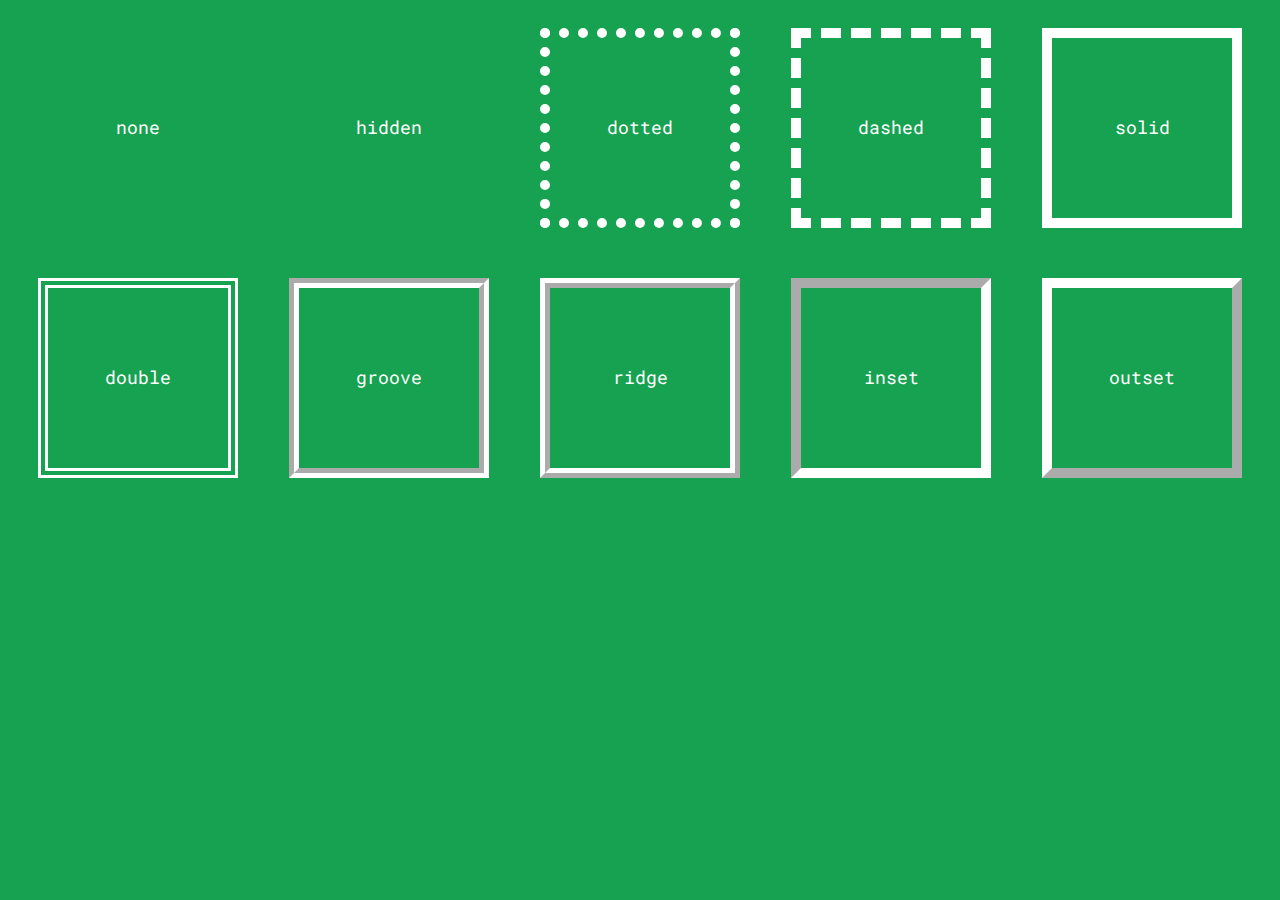
<file: border-style/index.html>
<!DOCTYPE html>
<html lang="en">
<head>
    <meta charset="UTF-8">
    <meta name="viewport" content="width=device-width, initial-scale=1.0">
    <link rel="stylesheet" href="style.css">
    <title>Border-Style</title>
</head>
<body>
    <div class="element element--none">none</div>
    <div class="element element--hidden">hidden</div>
    <div class="element element--dotted">dotted</div>
    <div class="element element--dashed">dashed</div>
    <div class="element element--solid">solid</div>
    <div class="element element--double">double</div>
    <div class="element element--groove">groove</div>
    <div class="element element--ridge">ridge</div>
    <div class="element element--inset">inset</div>
    <div class="element element--outset">outset</div>
    
</body>
</html>
</file>
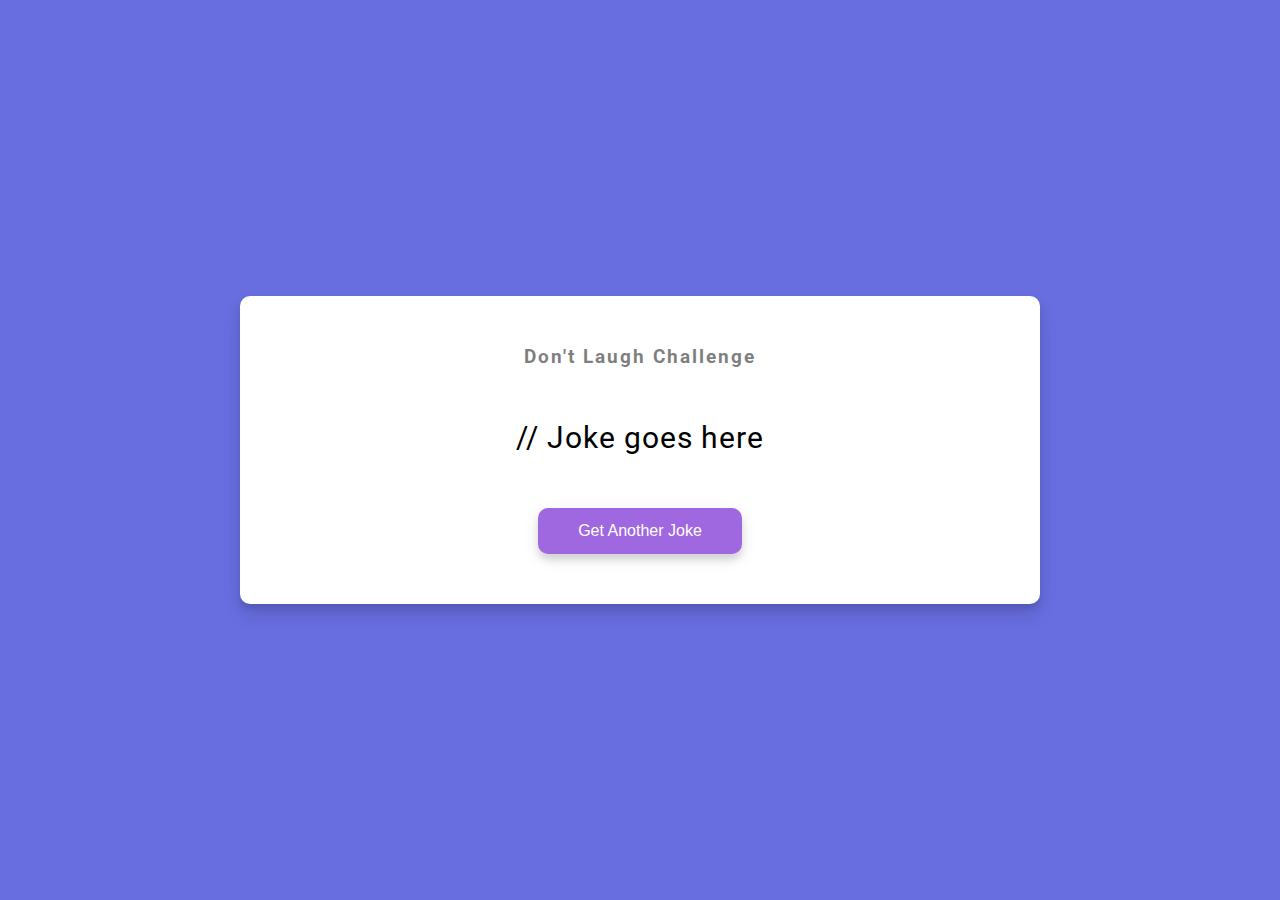
<file: dad-jokes/index.html>
<!DOCTYPE html>
<html lang="en">
  <head>
    <meta charset="UTF-8" />
    <meta name="viewport" content="width=device-width, initial-scale=1.0" />
    <link rel="stylesheet" href="style.css" />
    <title>Dad Jokes</title>
  </head>
  <body>
    <div class="container">
      <h3>Don't Laugh Challenge</h3>
      <div id="joke" class="joke">// Joke goes here</div>
      <button id="jokeBtn" class="btn">Get Another Joke</button>
    </div>

    <script src="script.js"></script>
  </body>
</html>
</file>
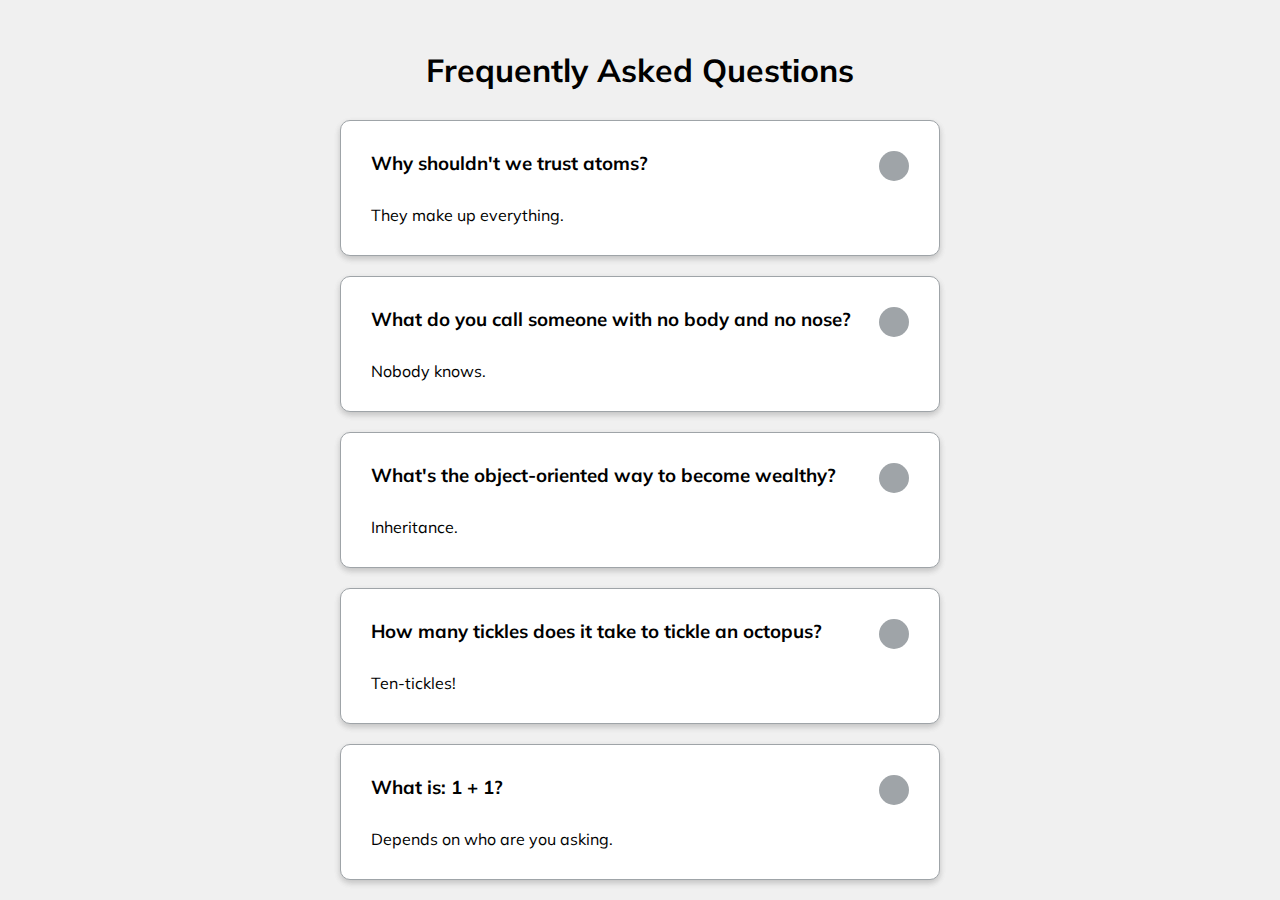
<file: faq-collapse/index.html>
<!DOCTYPE html>
<html lang="en">
  <head>
    <meta charset="UTF-8" />
    <meta name="viewport" content="width=device-width, initial-scale=1.0" />
    <link rel="stylesheet" href="style.css" />
    <link
      rel="stylesheet"
      href="https://cdnjs.cloudflare.com/ajax/libs/font-awesome/5.14.0/css/all.min.css"
      integrity="sha512-1PKOgIY59xJ8Co8+NE6FZ+LOAZKjy+KY8iq0G4B3CyeY6wYHN3yt9PW0XpSriVlkMXe40PTKnXrLnZ9+fkDaog=="
      crossorigin="anonymous"
    />
    <title>FAQ Collapse</title>
  </head>
  <body>
    <h1>Frequently Asked Questions</h1>
    <div class="faq-container">
      <div class="faq active">
        <h3 class="faq-title">Why shouldn't we trust atoms?</h3>
        <p class="faq-text">They make up everything.</p>

        <button class="faq-toggle">
        <i class="fas fa-chevron-down"></i>
        <i class="fas fa-times"></i>
        </button>
      </div>
    </div>

    <div class="faq-container">
      <div class="faq active">
        <h3 class="faq-title">What do you call someone with no body and no nose?</h3>
        <p class="faq-text">Nobody knows.</p>

        <button class="faq-toggle">
        <i class="fas fa-chevron-down"></i>
        <i class="fas fa-times"></i>
        </button>
      </div>
    </div>

    <div class="faq-container">
      <div class="faq active">
        <h3 class="faq-title">What's the object-oriented way to become wealthy?</h3>
        <p class="faq-text">Inheritance.</p>

        <button class="faq-toggle">
        <i class="fas fa-chevron-down"></i>
        <i class="fas fa-times"></i>
        </button>
      </div>
    </div>

    <div class="faq-container">
      <div class="faq active">
        <h3 class="faq-title">How many tickles does it take to tickle an octopus?</h3>
        <p class="faq-text">Ten-tickles!</p>

        <button class="faq-toggle">
        <i class="fas fa-chevron-down"></i>
        <i class="fas fa-times"></i>
        </button>
      </div>
    </div>

    <div class="faq-container">
      <div class="faq active">
        <h3 class="faq-title">What is: 1 + 1?</h3>
        <p class="faq-text">Depends on who are you asking.</p>

        <button class="faq-toggle">
        <i class="fas fa-chevron-down"></i>
        <i class="fas fa-times"></i>
        </button>
      </div>
    </div>

    <script src="script.js"></script>
  </body>
</html>
</file>
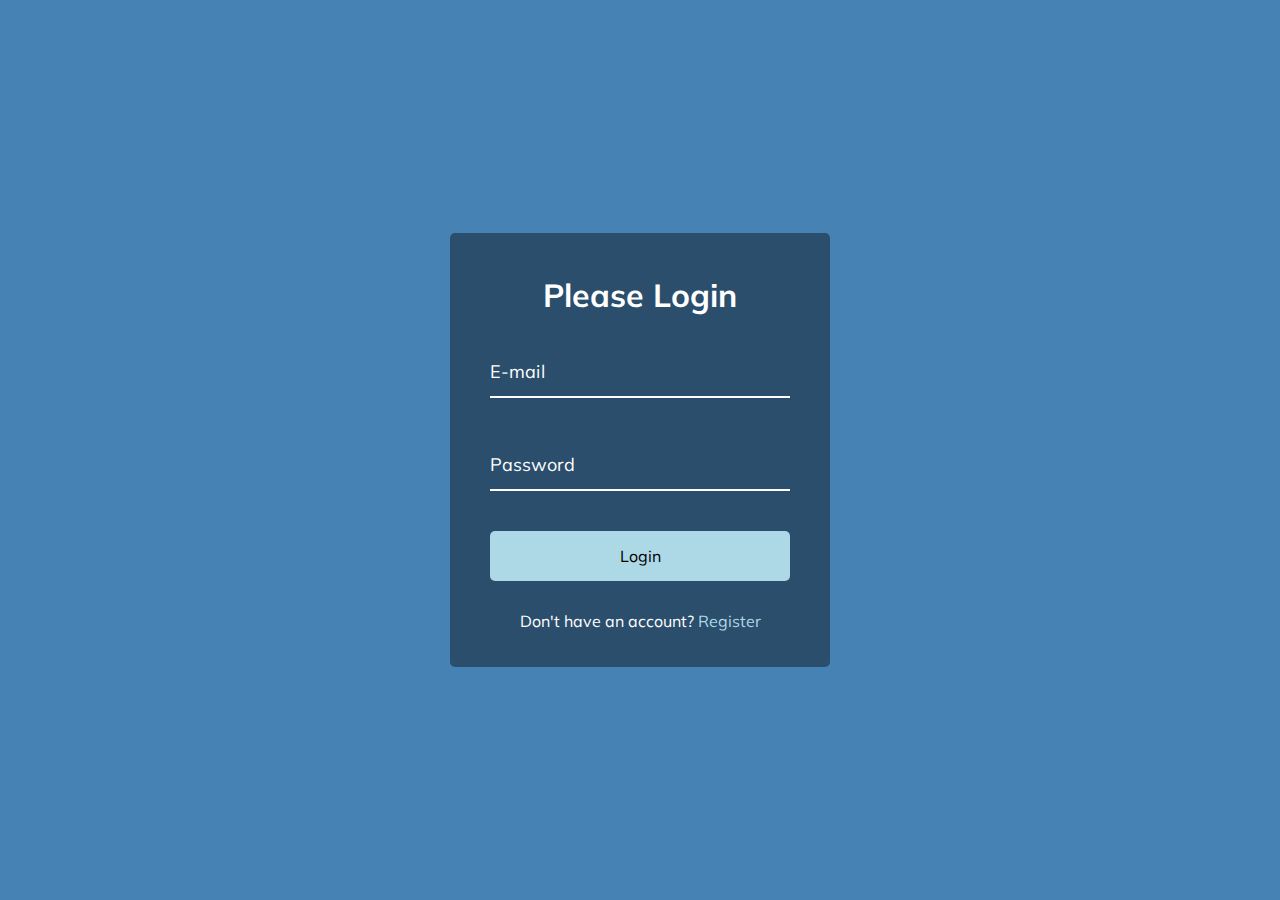
<file: form-wave-animation/index.html>
<!DOCTYPE html>
<html lang="en">
  <head>
    <meta charset="UTF-8" />
    <meta name="viewport" content="width=device-width, initial-scale=1.0" />
     <link rel="stylesheet" href="style.css" />
    <title>Form Input Wave</title>
  </head>
  <body>
    <div class="container">
      <h1>Please Login</h1>
      <form>
        <div class="form-control">
          <input type="text" required>
          <label>E-mail</label>
         <!--
          <label>
            <span style="transition-delay: 0ms;">E</span>
            <span style="transition-delay: 50ms;">m</span>
            <span style="transition-delay: 100ms;">a</span>
            <span style="transition-delay: 150ms;">i</span>
            <span style="transition-delay: 200ms;">l</span>
          </label>
         --> 
        </div>

        <div class="form-control">
          <input type="password" required>
          <label>Password</label>
        </div>

        <button class="btn">Login</button>

        <p class="text">Don't have an account? <a href="#">Register</a></p>
        
      </form>
    </div>

    <script src="script.js"></script>
  </body>
</html>
</file>
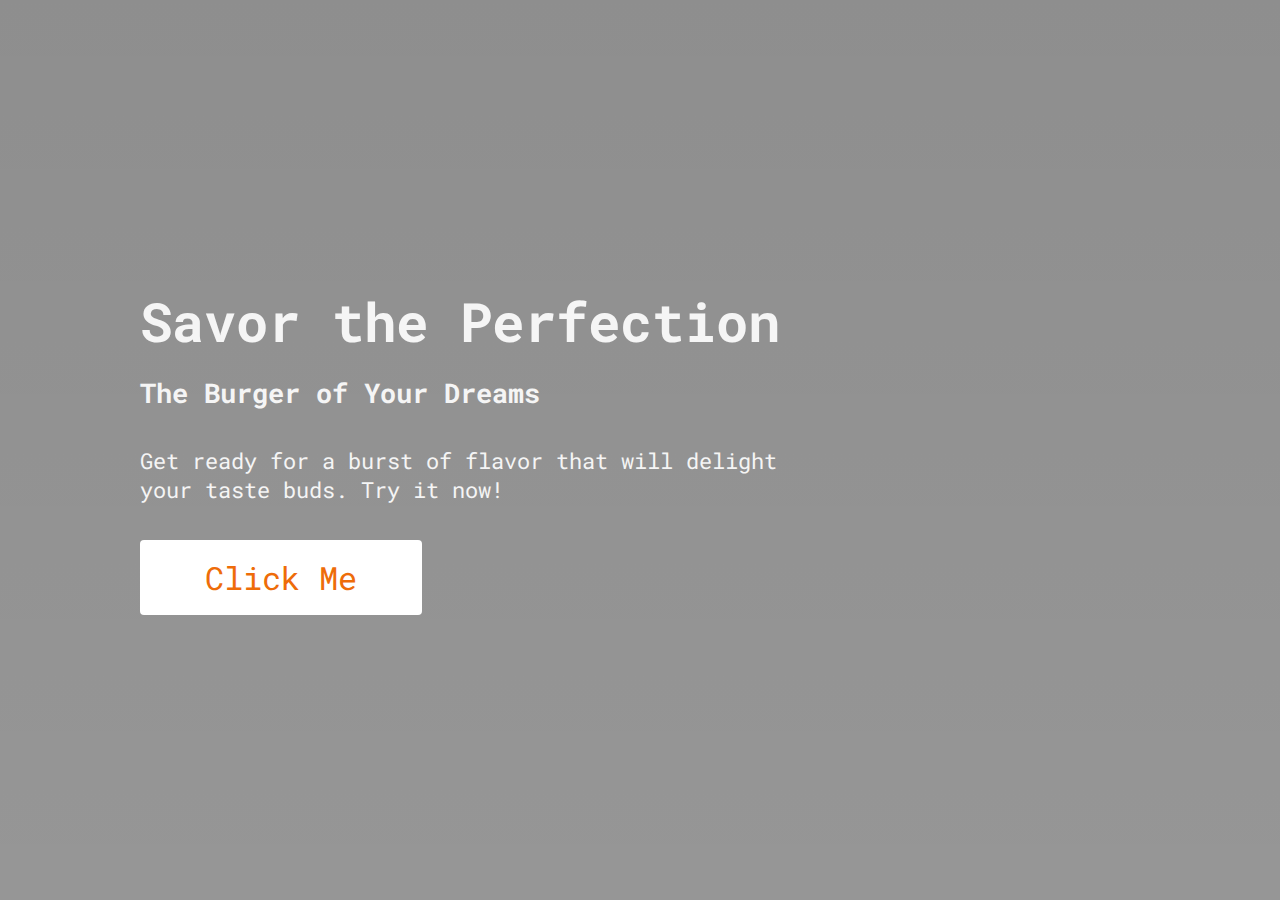
<file: hero-section/index.html>
<!DOCTYPE html>
<html lang="en">
<head>
    <meta charset="UTF-8">
    <meta name="viewport" content="width=device-width, initial-scale=1.0">
    <link rel="stylesheet" href="style.css">
    <title>Document</title>
</head>
<body>
    <section id="hero">
        <div class="container">
            <div class="info">
                <h1>Savor the Perfection</h1>
                <h2>The Burger of Your Dreams</h2>
                <p>Get ready for a burst of flavor that will delight your taste buds. Try it now!</p>
                <a href="#">Click Me</a>
            </div>
        </div>
    </section>
</body>
</html>
</file>
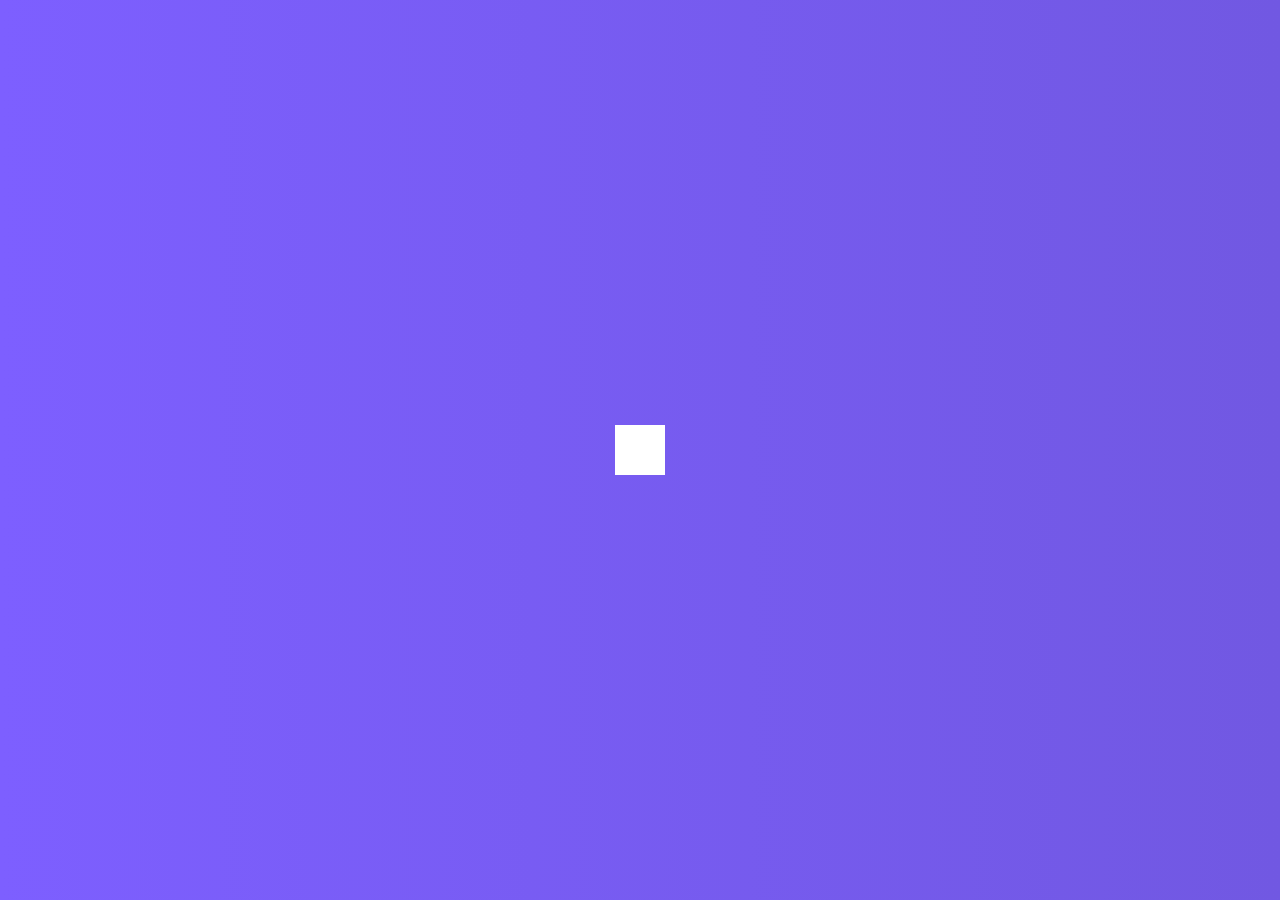
<file: hidden-search-widget/index.html>
<!DOCTYPE html>
<html lang="en">
  <head>
    <meta charset="UTF-8" />
    <meta name="viewport" content="width=device-width, initial-scale=1.0" />
    <link
      rel="stylesheet"
      href="https://cdnjs.cloudflare.com/ajax/libs/font-awesome/6.4.2/css/all.min.css"
      integrity="sha512-z3gLpd7yknf1YoNbCzqRKc4qyor8gaKU1qmn+CShxbuBusANI9QpRohGBreCFkKxLhei6S9CQXFEbbKuqLg0DA=="
      crossorigin="anonymous"
      referrerpolicy="no-referrer"
    />
    <link rel="stylesheet" href="style.css" />
    <title>Hidden Search</title>
  </head>
  <body>
    <div class="search">
      <input type="text" class="input" placeholder="Search">
      <button class="btn">
        <i class="fas fa-search"></i>
      </button>
    </div>

    <script src="script.js"></script>
  </body>
</html>
</file>
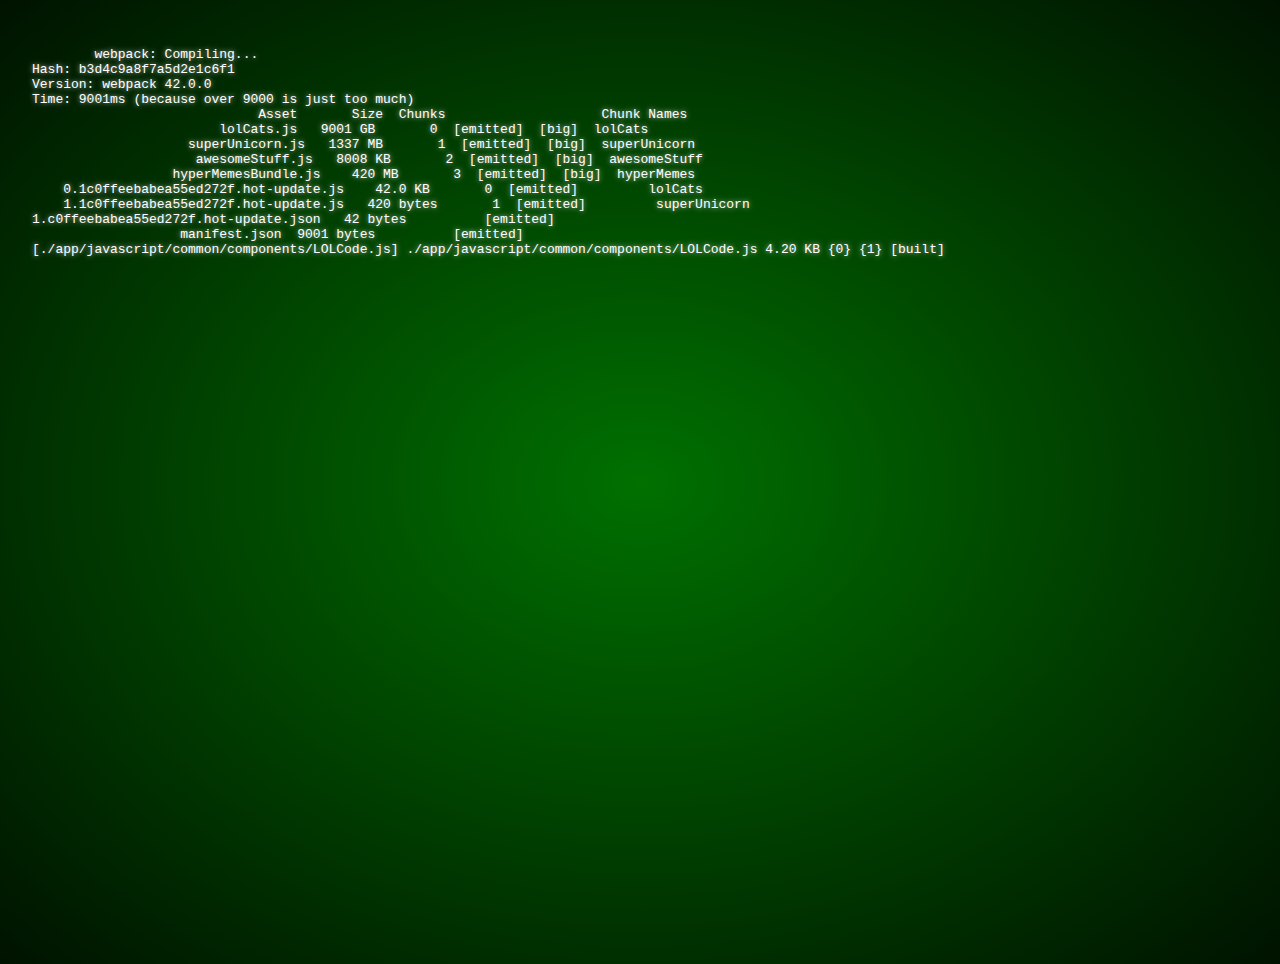
<file: pre-output/index.html>
<!DOCTYPE html>
<html lang="en">
<head>
    <meta charset="UTF-8">
    <meta name="viewport" content="width=device-width, initial-scale=1.0">
    <link rel="stylesheet" href="style.css">
    <title>HTML pre output</title>
</head>
<body>
    <pre><output>
        webpack: Compiling...
Hash: b3d4c9a8f7a5d2e1c6f1
Version: webpack 42.0.0
Time: 9001ms (because over 9000 is just too much)
                             Asset       Size  Chunks                    Chunk Names
                        lolCats.js   9001 GB       0  [emitted]  [big]  lolCats
                    superUnicorn.js   1337 MB       1  [emitted]  [big]  superUnicorn
                     awesomeStuff.js   8008 KB       2  [emitted]  [big]  awesomeStuff
                  hyperMemesBundle.js    420 MB       3  [emitted]  [big]  hyperMemes
    0.1c0ffeebabea55ed272f.hot-update.js    42.0 KB       0  [emitted]         lolCats
    1.1c0ffeebabea55ed272f.hot-update.js   420 bytes       1  [emitted]         superUnicorn
1.c0ffeebabea55ed272f.hot-update.json   42 bytes          [emitted]
                   manifest.json  9001 bytes          [emitted]
[./app/javascript/common/components/LOLCode.js] ./app/javascript/common/components/LOLCode.js 4.20 KB {0} {1} [built]

    </output></pre>
</body>
</html>
</file>
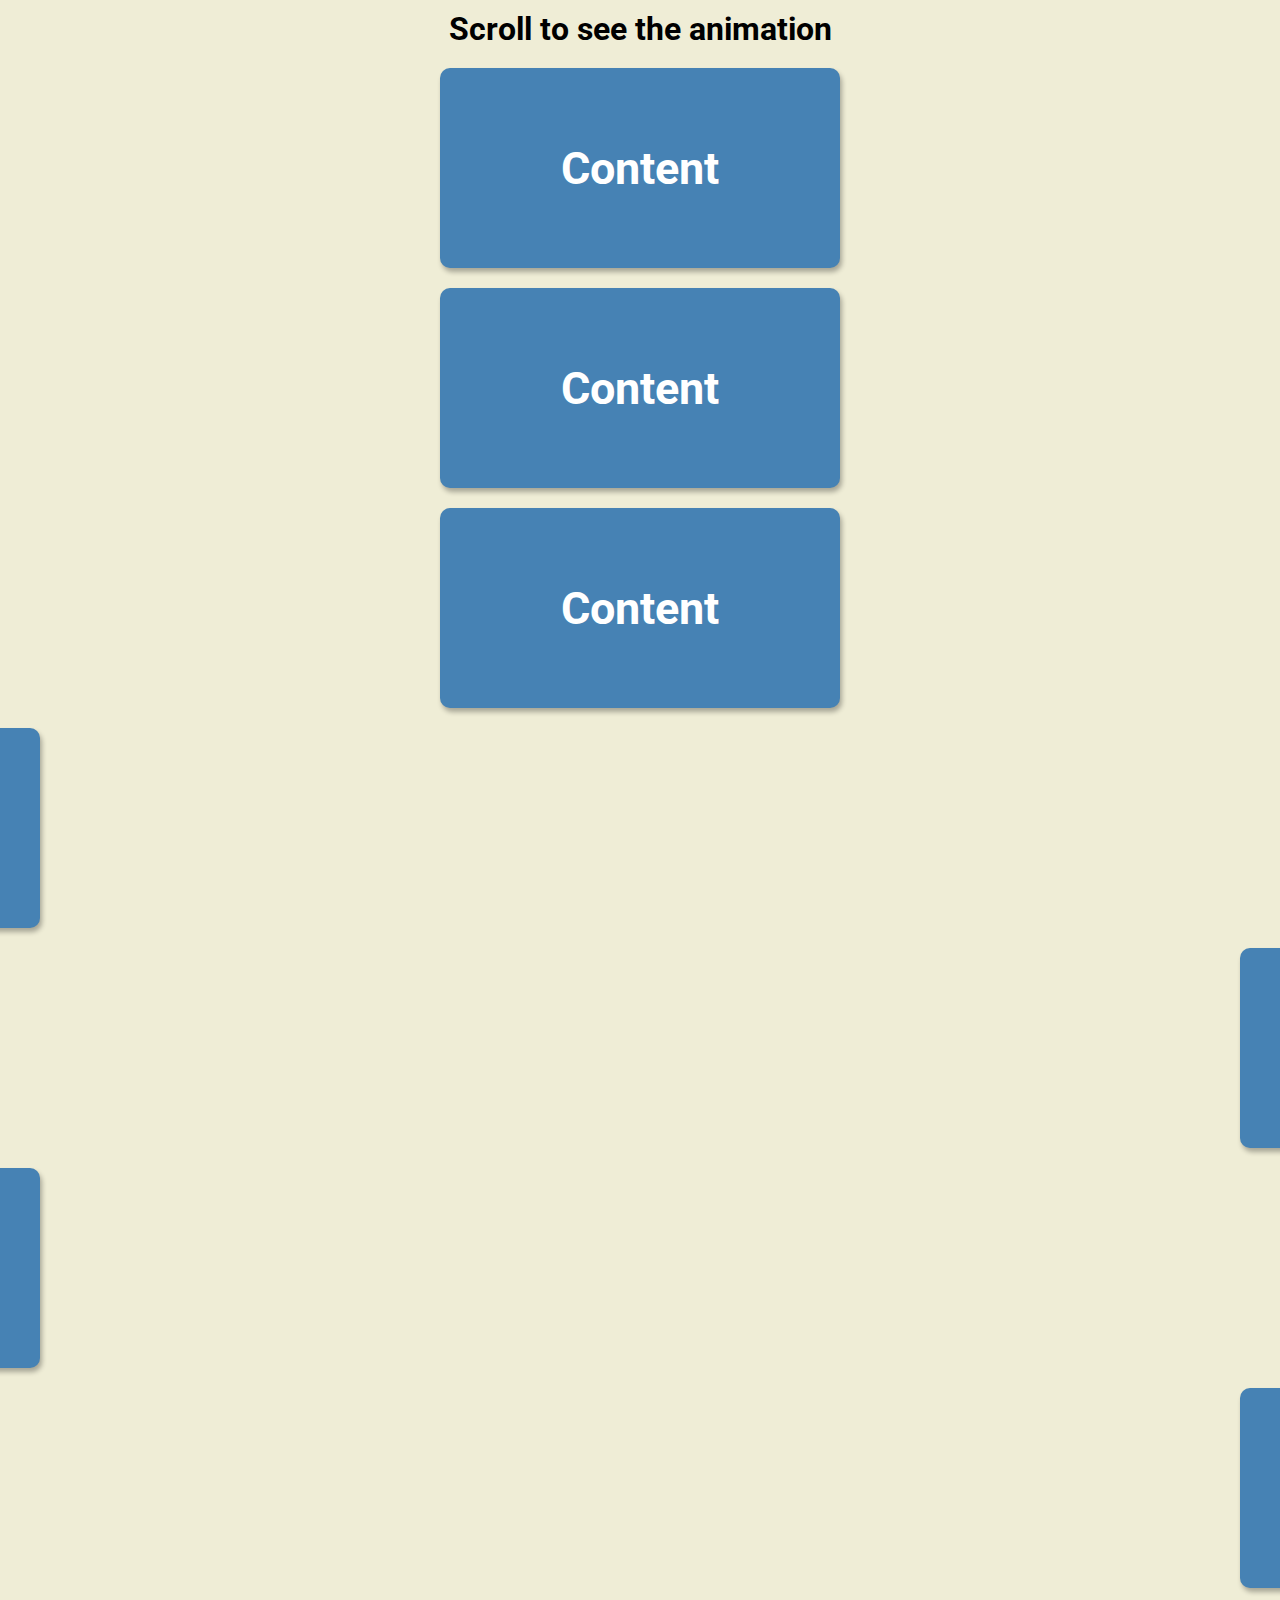
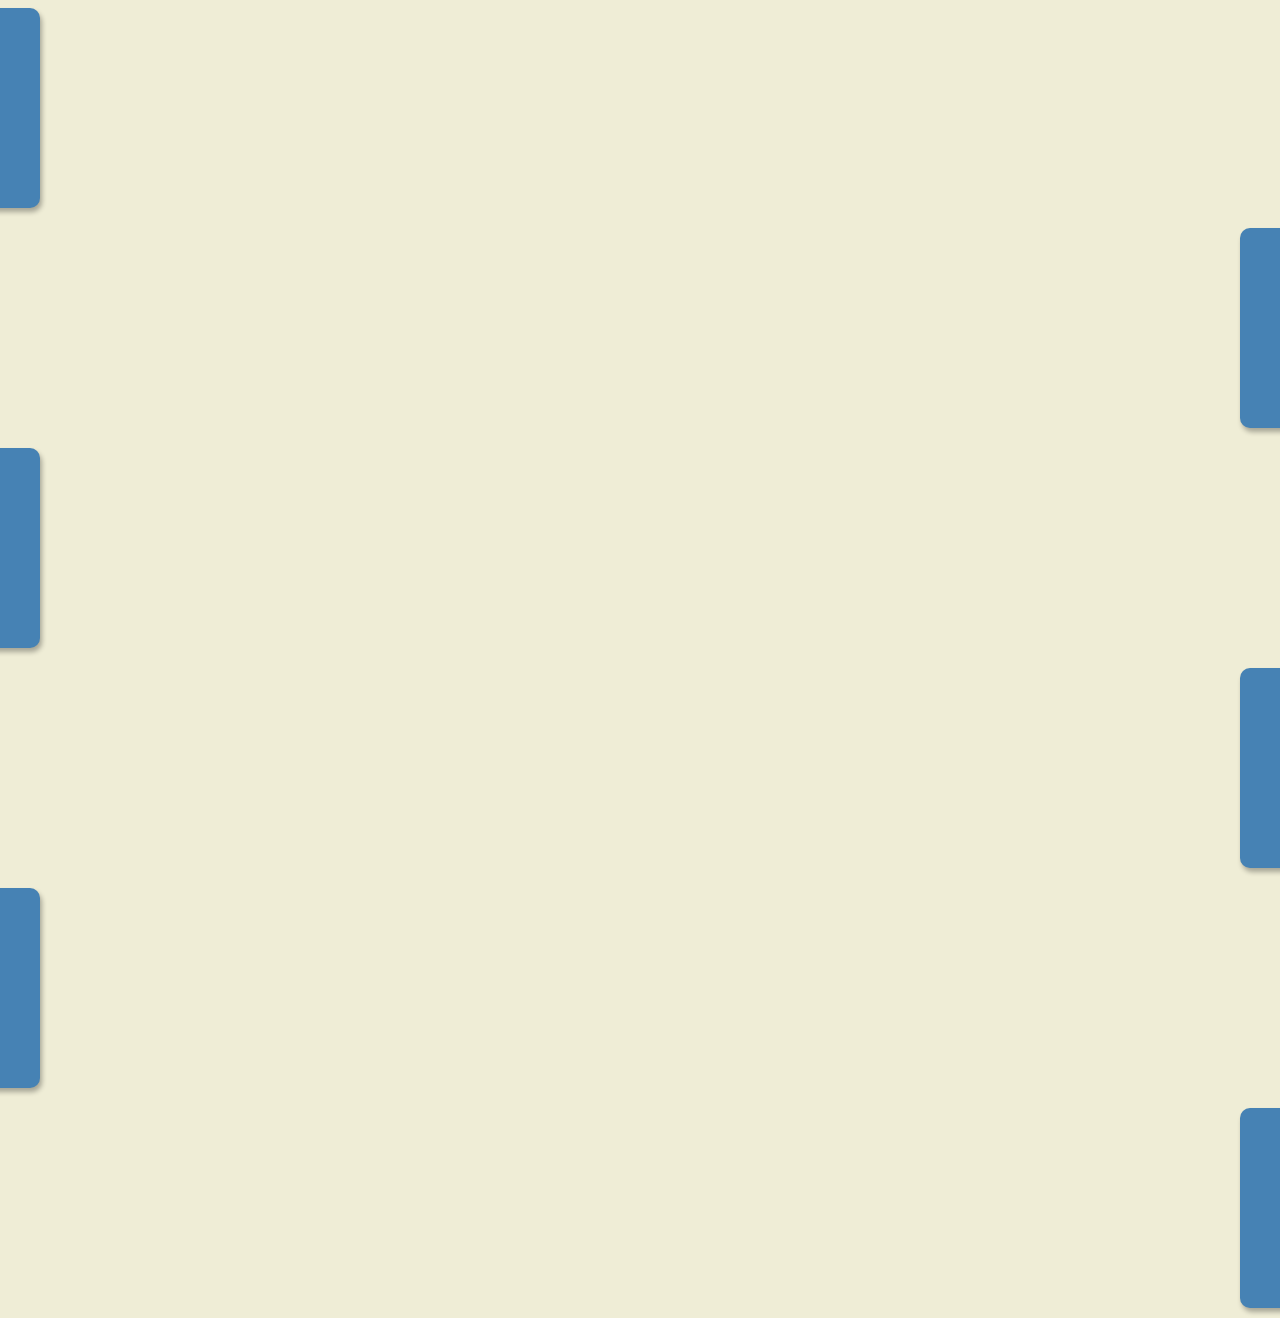
<file: scroll-animation/index.html>
<!DOCTYPE html>
<html lang="en">
  <head>
    <meta charset="UTF-8" />
    <meta name="viewport" content="width=device-width, initial-scale=1.0" />
     <link rel="stylesheet" href="style.css" />
    <title>Scroll Animation</title>
  </head>
  <body>
    <h1>Scroll to see the animation</h1>
    <div class="box"><h2>Content</h2></div>
    <div class="box"><h2>Content</h2></div>
    <div class="box"><h2>Content</h2></div>
    <div class="box"><h2>Content</h2></div>
    <div class="box"><h2>Content</h2></div>
    <div class="box"><h2>Content</h2></div>
    <div class="box"><h2>Content</h2></div>
    <div class="box"><h2>Content</h2></div>
    <div class="box"><h2>Content</h2></div>
    <div class="box"><h2>Content</h2></div>
    <div class="box"><h2>Content</h2></div>
    <div class="box"><h2>Content</h2></div>
    <div class="box"><h2>Content</h2></div>
    <script src="script.js"></script>
  </body>
</html>
</file>
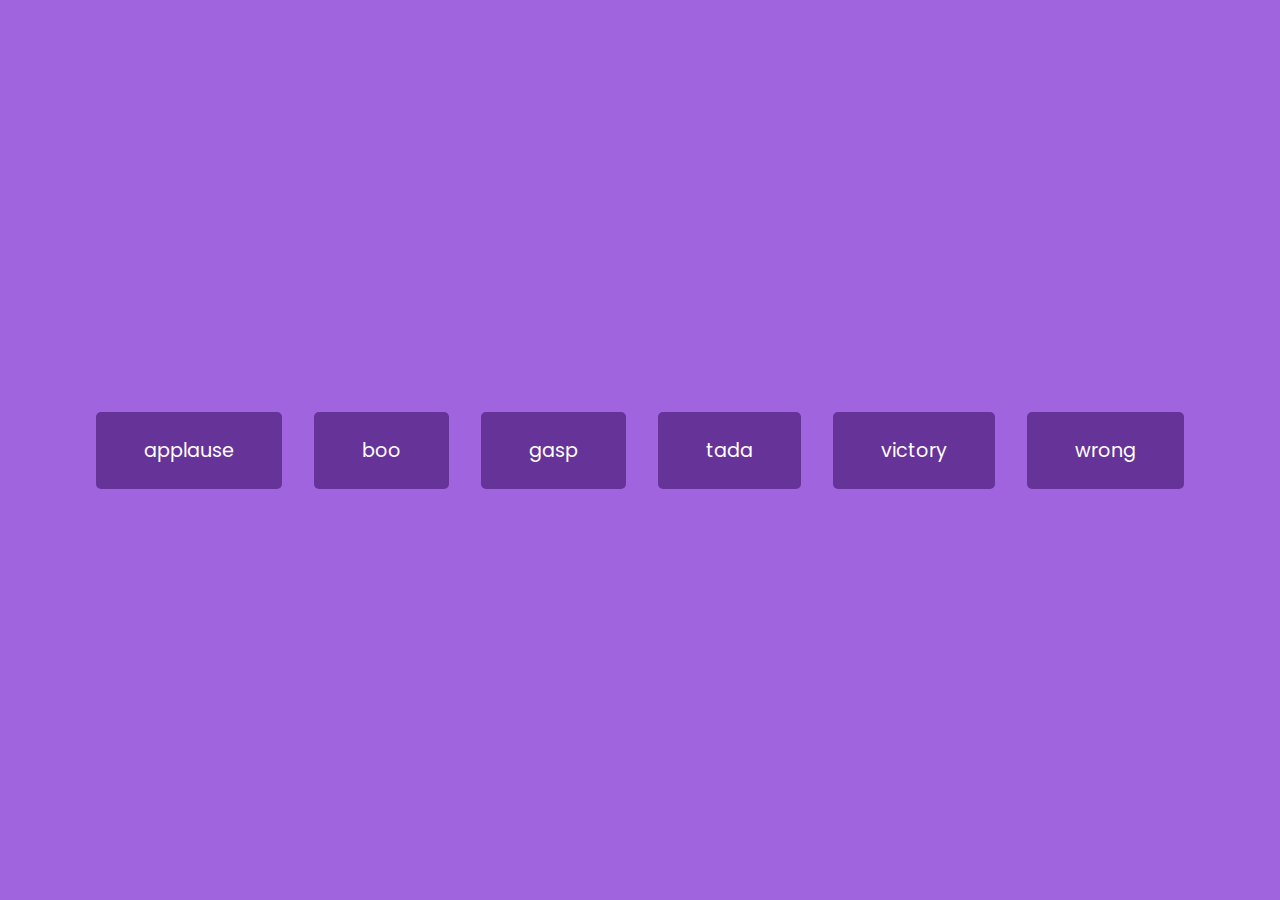
<file: sound-board/index.html>
<!DOCTYPE html>
<html lang="en">
  <head>
    <meta charset="UTF-8" />
    <meta name="viewport" content="width=device-width, initial-scale=1.0" />
     <link rel="stylesheet" href="style.css" />
    <title>Sound Board</title>
  </head>
  <body>
    <audio id="applause" src="./sounds/sound-board_sounds_applause.mp3"></audio>
    <audio id="boo" src="./sounds/sound-board_sounds_boo.mp3"></audio>
    <audio id="gasp" src="./sounds/sound-board_sounds_gasp.mp3"></audio>
    <audio id="tada" src="./sounds/sound-board_sounds_tada.mp3"></audio>
    <audio id="victory" src="./sounds/sound-board_sounds_victory.mp3"></audio>
    <audio id="wrong" src="./sounds/sound-board_sounds_wrong.mp3"></audio>

    <div id="button"></div>

    <script src="script.js"></script>
  </body>
</html>
</file>
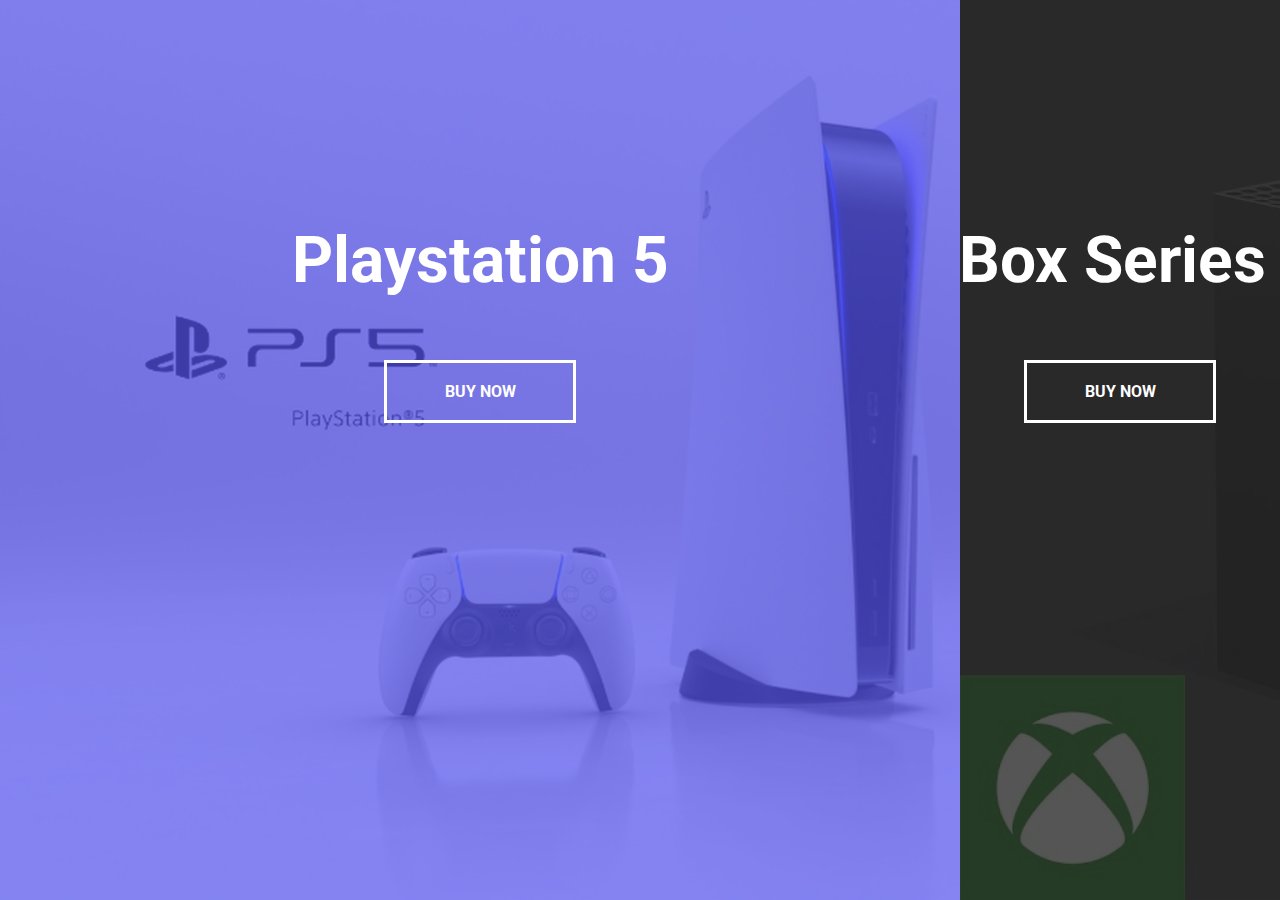
<file: split-landing-page/index.html>
<!DOCTYPE html>
<html lang="en">
  <head>
    <meta charset="UTF-8" />
    <meta name="viewport" content="width=device-width, initial-scale=1.0" />
     <link rel="stylesheet" href="style.css" />
    <title>Split Landing Page</title>
  </head>
  <body>
    <div class="container">
      <div class="split left">
        <h1>Playstation 5</h1>
        <a href="#" class="btn">Buy Now</a>
      </div>
      <div class="split right">
        <h1>XBox Series X</h1>
        <a href="#" class="btn">Buy Now</a>
      </div>
    </div>

    <script src="script.js"></script>
  </body>
</html>
</file>
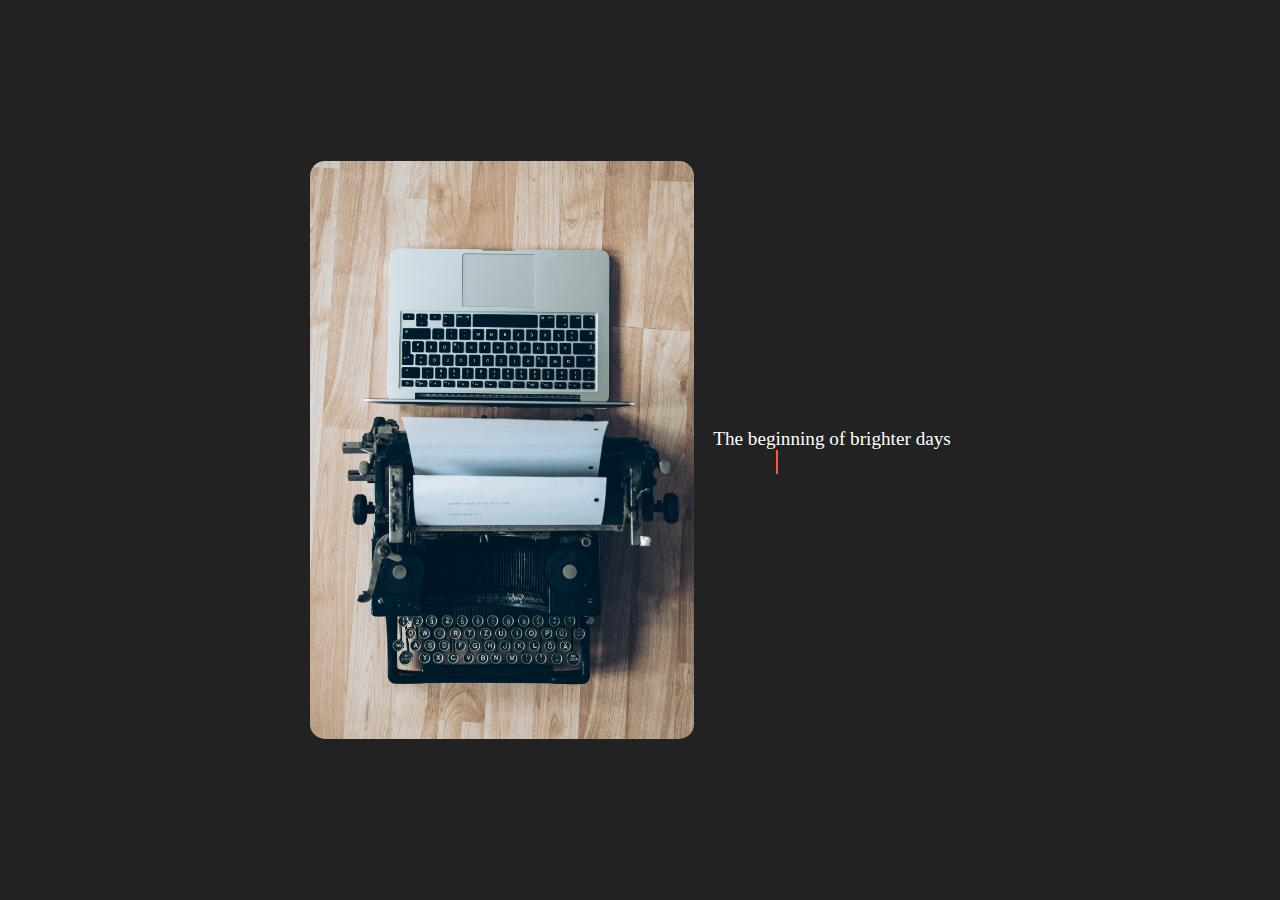
<file: type-of-quote/index.html>
<!DOCTYPE html>
<html lang="en">
<head>
    <meta charset="UTF-8">
    <meta name="viewport" content="width=device-width, initial-scale=1.0">
    <link rel="stylesheet" href="style.css">
    <title>Type of Quote</title>
</head>
<body>
    <div class="container">
        
        <!-- Image credit: Photo by Glenn Carstens-Peters on Unsplash -->
        <img src="./glenn-carstens-peters-1F4MukO0UNg-unsplash.jpg" 
        class="img-typewriter" 
        alt="photo-typewriter">
        
        <p class="quote">The beginning of brighter days 
            <br><span class="typed-text">is being typed.</span></p>
    </div>
    
</body>
</html>
</file>
<file: border-style/style.css>
@import url('https://fonts.googleapis.com/css2?family=Roboto+Mono&display=swap');

body {
  background-color: hsl(145, 76%, 36%);
  color: #555;
  font-size: 1.1rem;
  font-family: Roboto Mono;
  text-align: center;
}

.element {
  box-sizing: border-box;
  display: inline-block;
  width: 200px;
  height: 200px;
  margin: 20px;
  border-color: #fff;
  border-width: 10px;
  text-align: center;
  color: #fff;
  line-height: 180px;
}

.element--none {
  border-style: none;
}

.element--hidden {
  border-style: hidden;
}

.element--dotted {
  border-style: dotted;
}

.element--dashed {
  border-style: dashed;
}

.element--solid {
  border-style: solid;
}

.element--double {
  border-style: double;
}

.element--groove {
  border-style: groove;
}

.element--ridge {
  border-style: ridge;
}

.element--inset {
  border-style: inset;
}

.element--outset {
  border-style: outset;
}
</file>
<file: dad-jokes/style.css>
@import url('https://fonts.googleapis.com/css2?family=Roboto:wght@400;700&display=swap');

* {
  box-sizing: border-box;
}

body {
  background-color: #686de0;
  font-family: 'Roboto', sans-serif;
  display: flex;
  flex-direction: column;
  align-items: center;
  justify-content: center;
  height: 100vh;
  overflow: hidden;
  margin: 0;
  padding: 20px;
}

.container {
  background-color: #fff;
  border-radius: 10px;
  box-shadow: 0 10px 20px rgba(0, 0, 0, 0.1), 0 6px 6px rgba(0, 0, 0, 0.1);
  padding: 50px 20px;
  text-align: center;
  max-width: 100%;
  width: 800px;
}

h3 {
  margin: 0;
  opacity: 0.5;
  letter-spacing: 2px;
}

.joke {
  font-size: 30px;
  letter-spacing: 1px;
  line-height: 40px;
  margin: 50px auto;
  max-width: 600px;
}

.btn {
  background-color: #9f68e0;
  color: #fff;
  border: 0;
  border-radius: 10px;
  box-shadow: 0 5px 15px rgba(0, 0, 0, 0.1), 0 6px 6px rgba(0, 0, 0, 0.1);
  padding: 14px 40px;
  font-size: 16px;
  cursor: pointer;
}

.btn:active {
  transform: scale(0.98);
}

.btn:focus {
  outline: 0;
}
</file>
<file: faq-collapse/style.css>
@import url('https://fonts.googleapis.com/css?family=Muli&display=swap');

* {
  box-sizing: border-box;
}

body {
  font-family: 'Muli', sans-serif;
  background-color: #f0f0f0;
}

h1 {
  margin: 50px 0 30px;
  text-align: center;
}

.faq-container {
  max-width: 600px;
  margin: 0 auto;
}

.faq {
  background-color: transparent;
  border: 1px solid #9fa4a8;
  border-radius: 10px;
  margin: 20px 0;
  padding: 30px;
  position: relative;
  overflow: hidden;
  transition: 0.3s ease;
}

.faq.active {
  background-color: #fff;
  box-shadow: 0 3px 6px rgba(0, 0, 0, 0.1), 0 3px 6px rgba(0, 0, 0, 0.1);
}

.faq.active::before,
.faq.active::after {
  content: '\f075';
  font-family: 'Font Awesome 5 Free';
  color: #2ecc71;
  font-size: 7rem;
  position: absolute;
  opacity: 0.2;
  top: 20px;
  left: 20px;
  z-index: 0;
}

.faq.active::before {
  color: #3498db;
  top: -10px;
  left: -30px;
  transform: rotateY(180deg);
}

.faq-title {
  margin: 0 35px 0 0;
}

.faq-text {
  display: none;
  margin: 30px 0 0;
}

.faq.active .faq-text {
  display: block;
}

.faq-toggle {
  background-color: transparent;
  border: 0;
  border-radius: 50%;
  cursor: pointer;
  display: flex;
  align-items: center;
  justify-content: center;
  font-size: 16px;
  padding: 0;
  position: absolute;
  top: 30px;
  right: 30px;
  height: 30px;
  width: 30px;
}

.faq-toggle:focus {
  outline: 0;
}

.faq-toggle .fa-times {
  display: none;
}

.faq.active .faq-toggle .fa-times {
  color: #fff;
  display: block;
}

.faq.active .faq-toggle .fa-chevron-down {
  display: none;
}

.faq.active .faq-toggle {
  background-color: #9fa4a8;
}
</file>
<file: form-wave-animation/style.css>
@import url('https://fonts.googleapis.com/css?family=Muli&display=swap');

* {
  box-sizing: border-box;
}

body {
  background-color: steelblue;
  color: #fff;
  font-family: 'Muli', sans-serif;
  display: flex;
  flex-direction: column;
  align-items: center;
  justify-content: center;
  height: 100vh;
  overflow: hidden;
  margin: 0;
}

.container {
  background-color: rgba(0, 0, 0, 0.4);
  padding: 20px 40px;
  border-radius: 5px;
}

.container h1 {
  text-align: center;
  margin-bottom: 30px;
}

.container a {
  text-decoration: none;
  color: lightblue;
}

.btn {
  cursor: pointer;
  display: inline-block;
  width: 100%;
  background: lightblue;
  padding: 15px;
  font-family: inherit;
  font-size: 16px;
  border: 0;
  border-radius: 5px;
}

.btn:focus {
  outline: 0;
}

.btn:active {
  transform: scale(0.98);
}

.text {
  margin-top: 30px;
  margin-left: 30px;
}

.form-control {
  position: relative;
  margin: 20px 0 40px;
  width: 300px;
}

.form-control input {
  background-color: transparent;
  border: 0;
  border-bottom: 2px #fff solid;
  display: block;
  width: 100%;
  padding: 15px 0;
  font-size: 18px;
  color: #fff;
}

.form-control input:focus,
.form-control input:valid {
  outline: 0;
  border-bottom-color: lightblue;
}

.form-control label {
  position: absolute;
  top: 15px;
  left: 0;
  pointer-events: none;
}

.form-control label span {
  display: inline-block;
  font-size: 18px;
  min-width: 5px;
  transition: 0.3s cubic-bezier(0.68, -0.55, 0.265, 1.55);
}

.form-control input:focus + label span,
.form-control input:valid + label span {
  color: lightblue;
  transform: translateY(-30px);
}
</file>
<file: hero-section/style.css>
@import url('https://fonts.googleapis.com/css2?family=Roboto+Mono&display=swap');

* {
  margin: 0;
  padding: 0;
  box-sizing: border-box;
}

html {
  font-family: 'Roboto Mono';
  font-size: 18px;
}

#hero {
  width: 100%;
  height: 100vh;
  background: linear-gradient(rgba(0, 0, 0, 0.445), rgba(0, 0, 0, 0.411)),
    url('https://images.unsplash.com/photo-1499028344343-cd173ffc68a9?ixlib=rb-4.0.3&ixid=M3wxMjA3fDB8MHxwaG90by1wYWdlfHx8fGVufDB8fHx8fA%3D%3D&auto=format&fit=crop&w=1470&q=80')
      no-repeat center / cover;
  color: whitesmoke;
}

.container {
  width: 90%;
  height: 100%;
  max-width: 1000px;
  margin: 0 auto;
  display: flex;
  align-items: center;
  justify-content: center;
}

.container .info h1 {
  font-size: 3rem;
  margin-bottom: 1rem;
}

.container .info h2 {
  font-size: 1.5rem;
  margin-bottom: 2rem;
}
.container .info p {
  font-size: 1.2rem;
  max-width: 70%;
}

.container .info a {
  text-decoration: none;
  display: inline-block;
  background-color: #fff;
  border-radius: 4px;
  font-size: 1.8rem;
  padding: 0.5em 2em;
  margin-top: 2rem;
  color: #ee6c09;
}

@media only screen and (max-width: 768px) {
  html {
    font-size: 10px;
  }
}
</file>
<file: hidden-search-widget/style.css>
@import url('https://fonts.googleapis.com/css2?family=Roboto:wght@400;700&display=swap');

* {
  box-sizing: border-box;
}

body {
  background-image: linear-gradient(90deg, #7d5fff, #7158e2);
  font-family: 'Roboto', sans-serif;
  display: flex;
  align-items: center;
  justify-content: center;
  height: 100vh;
  overflow: hidden;
  margin: 0;
}

.search {
  position: relative;
  height: 50px;
}

.search .input {
  background-color: #fff;
  border: 0;
  font-size: 18px;
  padding: 15px;
  height: 50px;
  width: 50px;
  transition: width 0.3s ease;
}

.btn {
  background-color: #fff;
  border: 0;
  cursor: pointer;
  font-size: 24px;
  position: absolute;
  top: 0;
  left: 0;
  height: 50px;
  width: 50px;
  transition: transform 0.3s ease;
}

.btn:focus,
.input:focus {
  outline: none;
}

.search.active .input {
  width: 200px;
}

.search.active .btn {
  transform: translateX(198px);
}
</file>
<file: pre-output/style.css>
@import url('https://fonts.googleapis.com/css2?family=Inconsolata:wght@300&display=swap');

body {
  background-color: black;
  background-image: radial-gradient(rgba(0, 150, 0, 0.75), black 120%);
  height: 100vh;
  margin: 0;
  overflow: hidden;
  padding: 2rem;
  color: white;
  font-weight: 1.3rem;
  font-family: 'Inconsolata', monospace;
  text-shadow: 0 0 5px #c8c8c8;
  &::after {
    content: '';
    position: absolute;
    top: 0;
    left: 0;
    width: 100vw;
    height: 100vh;
    background: repeating-linear-gradient(
      0deg,
      rgba(black, 0.15) rgba(black, 0.15) 1px,
      transparent 1px,
      transparent 2px
    );
    pointer-events: none;
  }
}

::selection {
  background: #0080ff;
  text-shadow: none;
}

pre {
  margin: 0;
}
</file>
<file: scroll-animation/style.css>
@import url('https://fonts.googleapis.com/css2?family=Roboto:wght@400;700&display=swap');

* {
  box-sizing: border-box;
}

body {
  background-color: #efedd6;
  font-family: 'Roboto', sans-serif;
  display: flex;
  flex-direction: column;
  align-items: center;
  justify-content: center;
  margin: 0;
  overflow-x: hidden;
}

h1 {
  margin: 10px;
}

.box {
  background-color: steelblue;
  color: #fff;
  display: flex;
  align-items: center;
  justify-content: center;
  width: 400px;
  height: 200px;
  margin: 10px;
  border-radius: 10px;
  box-shadow: 2px 4px 5px rgba(0, 0, 0, 0.3);
  transform: translateX(200%);
  transition: transform 0.4s ease;
}

.box:nth-of-type(even) {
  transform: translateX(-200%);
}

.box.show {
  transform: translateX(0);
}

.box h2 {
  font-size: 45px;
}
</file>
<file: sound-board/style.css>
@import url('https://fonts.googleapis.com/css2?family=Poppins:wght@200;400&display=swap');

* {
  box-sizing: border-box;
}

body {
  background-color: rgb(161, 100, 223);
  font-family: 'Poppins', sans-serif;
  display: flex;
  flex-wrap: wrap;
  align-items: center;
  justify-content: center;
  text-align: center;
  height: 100vh;
  overflow: hidden;
  margin: 0;
}

.btn {
  background-color: rebeccapurple;
  border-radius: 5px;
  border: none;
  color: #fff;
  margin: 1rem;
  padding: 1.5rem 3rem;
  font-size: 1.2rem;
  font-family: inherit;
  cursor: pointer;
}

.btn:hover {
  opacity: 0.9;
}

.btn:focus {
  outline: none;
}
</file>
<file: split-landing-page/style.css>
@import url('https://fonts.googleapis.com/css2?family=Roboto:wght@400;700&display=swap');

:root {
  --left-bg-color: rgba(87, 84, 236, 0.7);
  --right-bg-color: rgba(43, 43, 43, 0.8);
  --left-btn-hover-color: rgba(87, 84, 236, 1);
  --right-btn-hover-color: rgba(28, 122, 28, 1);
  --hover-width: 75%;
  --other-width: 25%;
  --speed: 1000ms;
}

* {
  box-sizing: border-box;
}

body {
  font-family: 'Roboto', sans-serif;
  height: 100vh;
  overflow: hidden;
  margin: 0;
}

h1 {
  font-size: 4rem;
  color: #fff;
  position: absolute;
  left: 50%;
  top: 20%;
  transform: translateX(-50%);
  white-space: nowrap;
}

.btn {
  position: absolute;
  display: flex;
  align-items: center;
  justify-content: center;
  left: 50%;
  top: 40%;
  transform: translateX(-50%);
  text-decoration: none;
  color: #fff;
  border: #fff solid 0.2rem;
  font-size: 1rem;
  font-weight: bold;
  text-transform: uppercase;
  width: 15rem;
  padding: 1.5rem;
}

.split.left .btn:hover {
  background-color: var(--left-btn-hover-color);
  border-color: var(--left-btn-hover-color);
}

.split.right .btn:hover {
  background-color: var(--right-btn-hover-color);
  border-color: var(--right-btn-hover-color);
}

.container {
  position: relative;
  width: 100%;
  height: 100%;
  background: #333;
}

.split {
  position: absolute;
  width: 50%;
  height: 100%;
  overflow: hidden;
}

.split.left {
  left: 0;
  background: url('./assets/ps.jpg');
  background-repeat: no-repeat;
  background-size: cover;
}

.split.left::before {
  content: '';
  position: absolute;
  width: 100%;
  height: 100%;
  background-color: var(--left-bg-color);
}

.split.right {
  right: 0;
  background: url('./assets/xbox.jpg');
  background-repeat: no-repeat;
  background-size: cover;
}

.split.right::before {
  content: '';
  position: absolute;
  width: 100%;
  height: 100%;
  background-color: var(--right-bg-color);
}

.split.right,
.split.left,
.split.right::before,
.split.left::before {
  transition: all var(--speed) ease-in-out;
}

.hover-left .left {
  width: var(--hover-width);
}

.hover-left .right {
  width: var(--other-width);
}

.hover-right .right {
  width: var(--hover-width);
}

.hover-right .left {
  width: var(--other-width);
}

@media (max-width: 800px) {
  h1 {
    font-size: 2rem;
    top: 30%;
  }
}

.btn {
  padding: 1.2rem;
  width: 12rem;
}
</file>
<file: type-of-quote/style.css>
@import url('https://fonts.googleapis.com/css2?family=Roboto+Mono&display=swap');

* {
  margin: 0;
  padding: 0;
  box-sizing: border-box;
}

body {
  display: flex;
  justify-content: center;
  align-content: center;
  background: #222;
  height: 100vh;
}

.container {
  display: flex;
  justify-content: center;
  align-items: center;
  width: 100%;
  overflow: hidden;
}

p {
  font-size: 1.2rem;
  text-align: center;
  color: #fff;
  padding: 1em;
}

.img-typewriter {
  width: 30%;
  border-radius: 15px;
}

.typed-text {
  position: relative;
  color: #ff5733;
}

.typed-text::after,
.typed-text::before {
  content: '';
  position: absolute;
  left: 0;
  right: 0;
  top: 0;
  bottom: 0;
  width: 12em;
  height: 1.5rem;
  background: #222;
  border-left: 2px solid #ff5733;
  animation: typing 6s steps(20) forwards 2s, blink 750ms steps(20) infinite;
}

@keyframes typing {
  100% {
    left: 100%;
    background: #222;
  }
}

@keyframes blink {
  100% {
    border-left: 1px solid transparent;
  }
}
</file>
